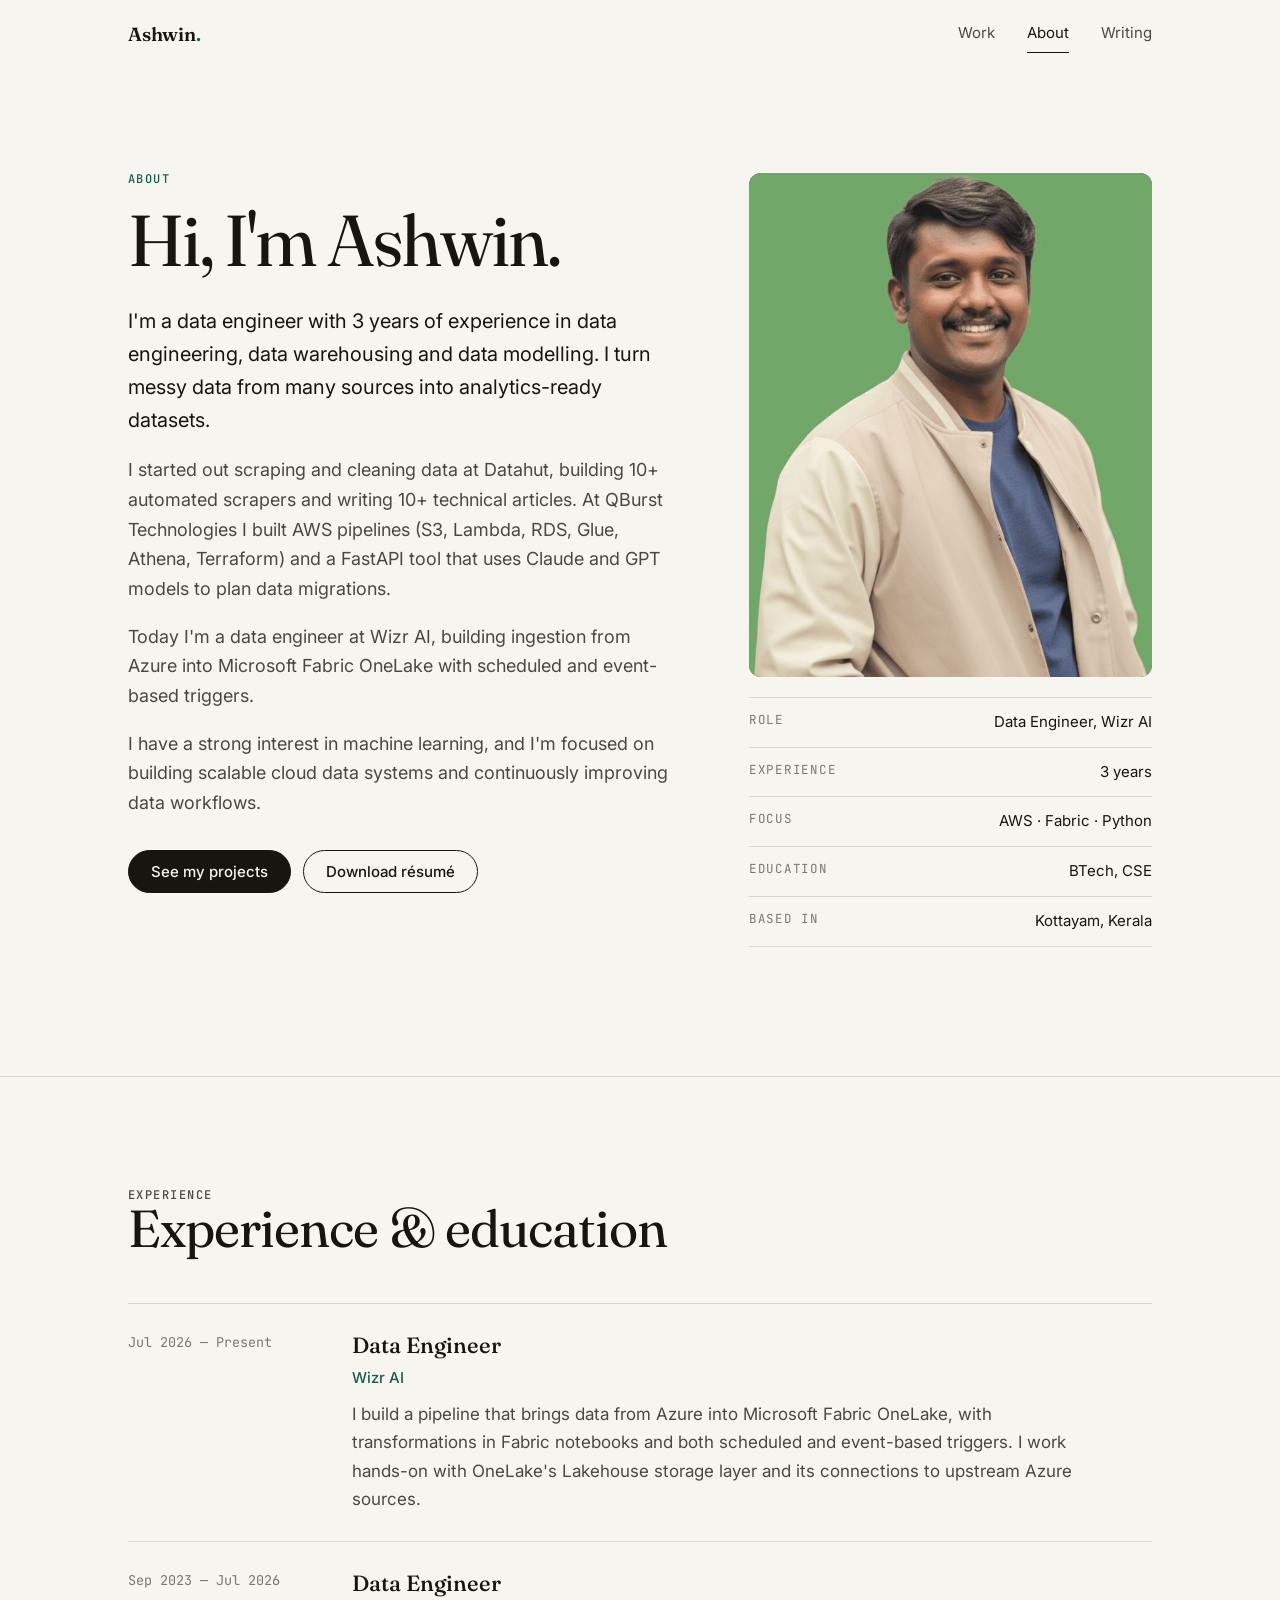
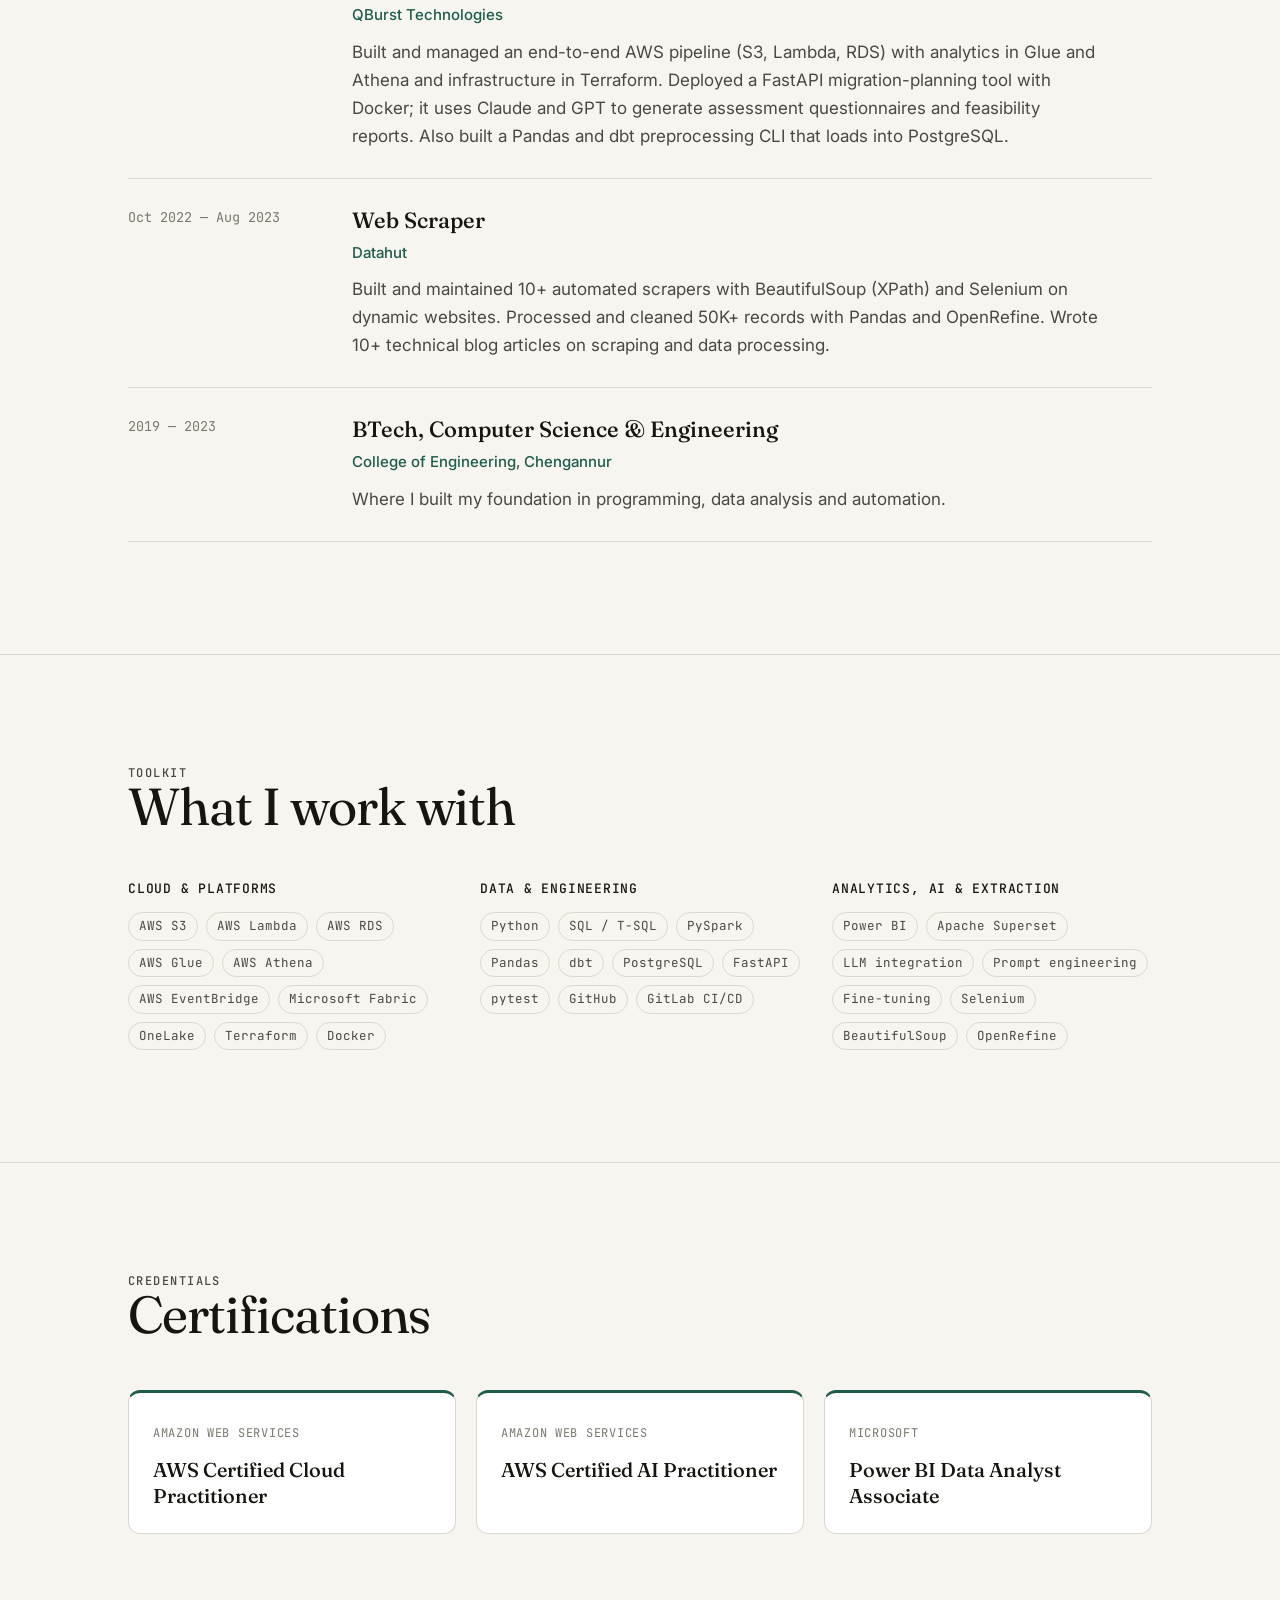
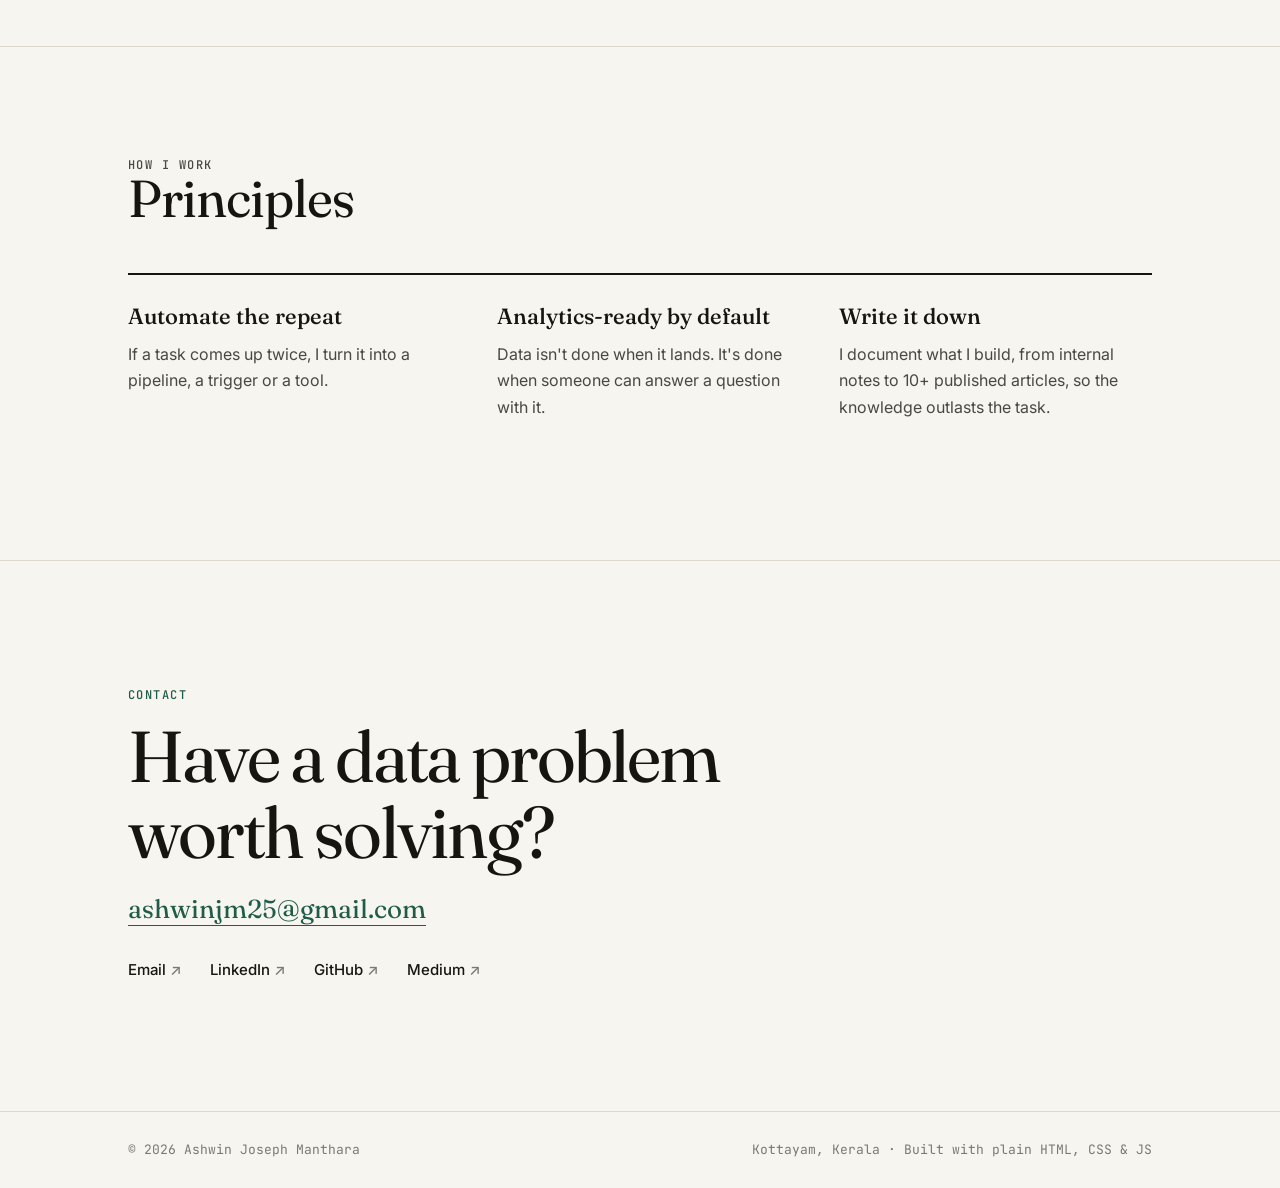
<file: about.html>
<!DOCTYPE html>
<html lang="en">
<head>
<meta charset="utf-8">
<meta name="viewport" content="width=device-width, initial-scale=1">
<title>About · Ashwin Joseph Manthara</title>
<meta name="description" content="About Ashwin Joseph Manthara: data engineer with 3 years of experience across AWS, Microsoft Fabric and Python.">
<meta property="og:title" content="About · Ashwin Joseph Manthara">
<meta property="og:description" content="About Ashwin Joseph Manthara: data engineer with 3 years of experience across AWS, Microsoft Fabric and Python.">
<meta property="og:type" content="website">
<meta property="og:image" content="https://ashwin-jm.github.io/assets/img/og.jpg">
<meta name="twitter:card" content="summary_large_image">
<link rel="icon" href="assets/img/favicon.svg" type="image/svg+xml">
<link rel="preconnect" href="https://fonts.googleapis.com">
<link rel="preconnect" href="https://fonts.gstatic.com" crossorigin>
<link href="https://fonts.googleapis.com/css2?family=Fraunces:ital,opsz,wght@0,9..144,400;0,9..144,500;0,9..144,600;1,9..144,400&family=Inter:wght@400;500;600&family=JetBrains+Mono:wght@400;500&display=swap" rel="stylesheet">
<link rel="stylesheet" href="assets/css/style.css">
</head>
<body>
<header class="site-header">
  <div class="wrap">
    <a class="brand" href="index.html">Ashwin<span>.</span></a>
    <button class="nav-toggle" aria-label="Menu" aria-expanded="false"><svg width="22" height="22" viewBox="0 0 24 24" fill="none" stroke="currentColor" stroke-width="1.8"><path d="M3 7h18M3 12h18M3 17h18"/></svg></button>
    <nav class="nav">
      <a href="index.html">Work</a>
      <a href="about.html" aria-current="page">About</a>
      <a href="blog.html">Writing</a>
    </nav>
  </div>
</header>

<main>
<section class="section" style="padding-top:clamp(56px,9vw,104px)">
  <div class="wrap about-intro">
    <div>
      <p class="eyebrow">About</p>
      <h1>Hi, I'm Ashwin.</h1>
      <div class="prose">
        <p>I'm a data engineer with 3 years of experience in data engineering, data warehousing and data modelling. I turn messy data from many sources into analytics-ready datasets.</p>
        <p>I started out scraping and cleaning data at Datahut, building 10+ automated scrapers and writing 10+ technical articles. At QBurst Technologies I built AWS pipelines (S3, Lambda, RDS, Glue, Athena, Terraform) and a FastAPI tool that uses Claude and GPT models to plan data migrations.</p>
        <p>Today I'm a data engineer at Wizr AI, building ingestion from Azure into Microsoft Fabric OneLake with scheduled and event-based triggers.</p>
        <p>I have a strong interest in machine learning, and I'm focused on building scalable cloud data systems and continuously improving data workflows.</p>
      </div>
      <div class="actions" style="margin-top:32px">
        <a class="btn btn-primary" href="index.html#projects">See my projects</a>
        <a class="btn btn-ghost" data-resume href="#" target="_blank" rel="noopener">Download résumé</a>
      </div>
    </div>
    <aside class="side">
      <div class="avatar" data-avatar></div>
      <dl class="card-facts">
        <div><dt>Role</dt><dd>Data Engineer, Wizr AI</dd></div>
        <div><dt>Experience</dt><dd>3 years</dd></div>
        <div><dt>Focus</dt><dd>AWS · Fabric · Python</dd></div>
        <div><dt>Education</dt><dd>BTech, CSE</dd></div>
        <div><dt>Based in</dt><dd>Kottayam, Kerala</dd></div>
      </dl>
    </aside>
  </div>
</section>

<section class="section">
  <div class="wrap">
    <div class="section-head"><div><p class="eyebrow">Experience</p><h2>Experience &amp; education</h2></div></div>
    <ol class="timeline">
      <li>
        <div class="when">Jul 2026 — Present</div>
        <div>
          <h3>Data Engineer</h3>
          <p class="org">Wizr AI</p>
          <p>I build a pipeline that brings data from Azure into Microsoft Fabric OneLake, with transformations in Fabric notebooks and both scheduled and event-based triggers. I work hands-on with OneLake's Lakehouse storage layer and its connections to upstream Azure sources.</p>
        </div>
      </li>
      <li>
        <div class="when">Sep 2023 — Jul 2026</div>
        <div>
          <h3>Data Engineer</h3>
          <p class="org">QBurst Technologies</p>
          <p>Built and managed an end-to-end AWS pipeline (S3, Lambda, RDS) with analytics in Glue and Athena and infrastructure in Terraform. Deployed a FastAPI migration-planning tool with Docker; it uses Claude and GPT to generate assessment questionnaires and feasibility reports. Also built a Pandas and dbt preprocessing CLI that loads into PostgreSQL.</p>
        </div>
      </li>
      <li>
        <div class="when">Oct 2022 — Aug 2023</div>
        <div>
          <h3>Web Scraper</h3>
          <p class="org">Datahut</p>
          <p>Built and maintained 10+ automated scrapers with BeautifulSoup (XPath) and Selenium on dynamic websites. Processed and cleaned 50K+ records with Pandas and OpenRefine. Wrote 10+ technical blog articles on scraping and data processing.</p>
        </div>
      </li>
      <li>
        <div class="when">2019 — 2023</div>
        <div>
          <h3>BTech, Computer Science &amp; Engineering</h3>
          <p class="org">College of Engineering, Chengannur</p>
          <p>Where I built my foundation in programming, data analysis and automation.</p>
        </div>
      </li>
    </ol>
  </div>
</section>

<section class="section">
  <div class="wrap">
    <div class="section-head"><div><p class="eyebrow">Toolkit</p><h2>What I work with</h2></div></div>
    <div class="skills">
      <div><h3>Cloud &amp; platforms</h3><ul class="tags"><li>AWS S3</li><li>AWS Lambda</li><li>AWS RDS</li><li>AWS Glue</li><li>AWS Athena</li><li>AWS EventBridge</li><li>Microsoft Fabric</li><li>OneLake</li><li>Terraform</li><li>Docker</li></ul></div>
      <div><h3>Data &amp; engineering</h3><ul class="tags"><li>Python</li><li>SQL / T-SQL</li><li>PySpark</li><li>Pandas</li><li>dbt</li><li>PostgreSQL</li><li>FastAPI</li><li>pytest</li><li>GitHub</li><li>GitLab CI/CD</li></ul></div>
      <div><h3>Analytics, AI &amp; extraction</h3><ul class="tags"><li>Power BI</li><li>Apache Superset</li><li>LLM integration</li><li>Prompt engineering</li><li>Fine-tuning</li><li>Selenium</li><li>BeautifulSoup</li><li>OpenRefine</li></ul></div>
    </div>
  </div>
</section>

<section class="section">
  <div class="wrap">
    <div class="section-head"><div><p class="eyebrow">Credentials</p><h2>Certifications</h2></div></div>
    <div class="certs">
      <div class="cert"><span class="cert-org">Amazon Web Services</span><h3>AWS Certified Cloud Practitioner</h3></div>
      <div class="cert"><span class="cert-org">Amazon Web Services</span><h3>AWS Certified AI Practitioner</h3></div>
      <div class="cert"><span class="cert-org">Microsoft</span><h3>Power BI Data Analyst Associate</h3></div>
    </div>
  </div>
</section>

<section class="section">
  <div class="wrap">
    <div class="section-head"><div><p class="eyebrow">How I work</p><h2>Principles</h2></div></div>
    <div class="principles">
      <div class="principle"><h3>Automate the repeat</h3><p>If a task comes up twice, I turn it into a pipeline, a trigger or a tool.</p></div>
      <div class="principle"><h3>Analytics-ready by default</h3><p>Data isn't done when it lands. It's done when someone can answer a question with it.</p></div>
      <div class="principle"><h3>Write it down</h3><p>I document what I build, from internal notes to 10+ published articles, so the knowledge outlasts the task.</p></div>
    </div>
  </div>
</section>

<section class="contact" id="contact">
  <div class="wrap">
    <p class="eyebrow">Contact</p>
    <h2>Have a data problem worth solving?</h2>
    <a class="mail" data-email href="#"></a>
    <div class="socials" data-socials></div>
  </div>
</section>
</main>
<footer class="site-footer">
  <div class="wrap">
    <span>© <span data-year></span> Ashwin Joseph Manthara</span>
    <span>Kottayam, Kerala · Built with plain HTML, CSS &amp; JS</span>
  </div>
</footer>
<script src="assets/js/config.js"></script>
<script src="assets/js/projects.js"></script>
<script src="assets/js/main.js"></script>
</body>
</html>
</file>
<file: assets/css/style.css>
:root {
  --paper: #f7f5f0;
  --paper-2: #efece4;
  --ink: #16150f;
  --ink-2: #4a4841;
  --ink-3: #7b786f;
  --rule: #dcd8cd;
  --accent: #1f5c4a;       /* deep green */
  --accent-soft: #e2ece6;
  --warm: #b3541e;
  --serif: "Fraunces", Georgia, "Times New Roman", serif;
  --sans: "Inter", system-ui, -apple-system, "Segoe UI", Roboto, sans-serif;
  --mono: "JetBrains Mono", ui-monospace, Consolas, monospace;
  --wrap: 1120px;
  --gutter: clamp(20px, 5vw, 48px);
}

* { box-sizing: border-box; }
[hidden] { display: none !important; }
html { scroll-behavior: smooth; -webkit-text-size-adjust: 100%; }
body {
  margin: 0;
  background: var(--paper);
  color: var(--ink);
  font: 400 17px/1.65 var(--sans);
  -webkit-font-smoothing: antialiased;
}
img { max-width: 100%; display: block; }
a { color: inherit; }
::selection { background: var(--accent); color: var(--paper); }

.wrap { max-width: var(--wrap); margin: 0 auto; padding: 0 var(--gutter); }
.eyebrow {
  font: 500 12px/1 var(--mono);
  letter-spacing: .12em;
  text-transform: uppercase;
  color: var(--accent);
  margin: 0 0 18px;
}

/* ---------- Header ---------- */
.site-header {
  position: sticky; top: 0; z-index: 20;
  background: color-mix(in srgb, var(--paper) 88%, transparent);
  backdrop-filter: blur(10px);
  border-bottom: 1px solid transparent;
  transition: border-color .2s;
}
.site-header .wrap { display: flex; align-items: center; justify-content: space-between; height: 68px; }
.brand { font: 600 19px/1 var(--serif); text-decoration: none; letter-spacing: -.01em; }
.brand span { color: var(--accent); }
.nav { display: flex; gap: 32px; }
.nav a {
  text-decoration: none; font-size: 15px; color: var(--ink-2);
  padding: 6px 0; border-bottom: 1.5px solid transparent;
}
.nav a:hover { color: var(--ink); }
.nav a[aria-current="page"] { color: var(--ink); border-color: var(--ink); }
.nav-toggle { display: none; background: none; border: 0; padding: 8px; cursor: pointer; color: var(--ink); }
.nav-toggle svg { display: block; }

/* ---------- Hero ---------- */
.hero { padding: clamp(56px, 10vw, 120px) 0 clamp(48px, 7vw, 88px); border-bottom: 1px solid var(--rule); }
.hero h1 {
  font: 400 clamp(40px, 7vw, 84px)/1.02 var(--serif);
  letter-spacing: -.03em;
  margin: 0 0 28px;
  max-width: 14ch;
}
.hero h1 em { font-style: italic; color: var(--accent); }
.hero .lede { font-size: clamp(18px, 2vw, 21px); color: var(--ink-2); max-width: 58ch; margin: 0 0 36px; }
.hero-facts {
  display: flex; flex-wrap: wrap; gap: 10px 28px;
  font: 400 13px/1.4 var(--mono); color: var(--ink-3);
  margin-bottom: 36px; padding: 0; list-style: none;
}
.hero-facts li::before { content: "● "; color: var(--accent); font-size: 9px; vertical-align: 2px; }
.actions { display: flex; flex-wrap: wrap; gap: 12px; }
.btn {
  display: inline-flex; align-items: center; gap: 8px;
  padding: 13px 22px; border-radius: 999px;
  font: 500 15px/1 var(--sans); text-decoration: none;
  border: 1.5px solid var(--ink); transition: transform .15s, background .15s, color .15s;
}
.btn:hover { transform: translateY(-1px); }
.btn-primary { background: var(--ink); color: var(--paper); }
.btn-primary:hover { background: var(--accent); border-color: var(--accent); }
.btn-ghost:hover { background: var(--ink); color: var(--paper); }

/* ---------- Sections ---------- */
.section { padding: clamp(64px, 9vw, 112px) 0; border-bottom: 1px solid var(--rule); }
.section-head { display: flex; justify-content: space-between; align-items: end; gap: 24px; margin-bottom: 48px; flex-wrap: wrap; }
.section-head h2 {
  font: 400 clamp(32px, 4.5vw, 52px)/1.05 var(--serif); letter-spacing: -.02em; margin: 0;
}
.section-head p { color: var(--ink-2); max-width: 46ch; margin: 0; }
.link-arrow { font: 500 15px/1 var(--sans); text-decoration: none; border-bottom: 1.5px solid var(--ink); padding-bottom: 4px; white-space: nowrap; }
.link-arrow:hover { color: var(--accent); border-color: var(--accent); }

/* Capabilities strip */
.caps { display: grid; grid-template-columns: repeat(4, 1fr); gap: 0; border-top: 1px solid var(--rule); }
.cap { padding: 28px 24px 8px 0; border-right: 1px solid var(--rule); }
.cap + .cap { padding-left: 24px; }
.cap:last-child { border-right: 0; }
.cap h3 { font: 500 13px/1.3 var(--mono); letter-spacing: .06em; text-transform: uppercase; margin: 0 0 12px; color: var(--ink); }
.cap p { margin: 0; color: var(--ink-2); font-size: 15px; }

/* ---------- Projects ---------- */
.projects { display: grid; gap: 0; }
.project {
  display: grid; grid-template-columns: 72px 1fr; gap: 24px;
  padding: 44px 0; border-top: 1px solid var(--rule);
}
.project:last-child { border-bottom: 1px solid var(--rule); }
.project-index { font: 400 15px/1 var(--mono); color: var(--ink-3); padding-top: 8px; }
.project-meta {
  display: flex; flex-wrap: wrap; gap: 8px 16px; align-items: center;
  font: 400 13px/1.3 var(--mono); color: var(--ink-3); margin-bottom: 10px;
}
.status { padding: 4px 10px; border-radius: 999px; font-size: 11.5px; letter-spacing: .04em; }
.status-done { background: var(--accent-soft); color: var(--accent); }
.status-wip { background: #f5e6d9; color: var(--warm); }
.status-eval { background: var(--paper-2); color: var(--ink-2); }
.project h3 { font: 500 clamp(24px, 3vw, 32px)/1.15 var(--serif); letter-spacing: -.015em; margin: 0 0 14px; }
.project-summary { color: var(--ink-2); max-width: 68ch; margin: 0 0 26px; }

.flow {
  list-style: none; padding: 0; margin: 0 0 24px;
  display: flex; flex-wrap: wrap; gap: 8px 0; align-items: center;
  counter-reset: step;
}
.flow li {
  font: 400 13px/1.2 var(--mono);
  background: #fff; border: 1px solid var(--rule); border-radius: 6px;
  padding: 9px 12px; position: relative;
}
.flow li:not(:last-child) { margin-right: 26px; }
.flow li:not(:last-child)::after {
  content: ""; position: absolute; right: -21px; top: 50%;
  width: 16px; height: 1.5px; background: var(--accent);
}
.flow li:not(:last-child)::before {
  content: ""; position: absolute; right: -22px; top: calc(50% - 3.5px);
  border: 4px solid transparent; border-left: 5px solid var(--accent); border-right: 0;
}
.flow li:last-child { background: var(--ink); color: var(--paper); border-color: var(--ink); }

details { margin: 0 0 22px; }
summary {
  cursor: pointer; list-style: none; display: inline-flex; align-items: center; gap: 10px;
  font: 500 15px/1 var(--sans); padding: 6px 0;
}
summary::-webkit-details-marker { display: none; }
summary::before {
  content: "+"; font: 400 18px/1 var(--mono); width: 22px; height: 22px;
  display: inline-grid; place-items: center; border: 1px solid var(--ink); border-radius: 50%;
  transition: transform .2s;
}
details[open] summary::before { content: "−"; }
.built { margin: 16px 0 0; padding-left: 20px; max-width: 72ch; color: var(--ink-2); }
.built li { margin-bottom: 8px; }
.built li::marker { color: var(--accent); }

.tags { list-style: none; padding: 0; margin: 0; display: flex; flex-wrap: wrap; gap: 8px; }
.tags li { font: 400 12.5px/1 var(--mono); color: var(--ink-2); border: 1px solid var(--rule); padding: 7px 10px; border-radius: 999px; }
.project-links { margin-top: 18px; display: flex; gap: 20px; }
.project-links a { font-weight: 500; }

/* ---------- Blog ---------- */
.posts { display: grid; grid-template-columns: repeat(3, 1fr); gap: 40px 28px; }
.post { text-decoration: none; display: flex; flex-direction: column; gap: 18px; }
.post-cover {
  aspect-ratio: 16 / 10; border-radius: 10px; overflow: hidden;
  background: linear-gradient(135deg, var(--accent) 0%, #2d7a63 55%, #c7d9cf 100%);
  display: grid; place-items: center;
}
.post-cover img { width: 100%; height: 100%; object-fit: cover; transition: transform .5s ease; }
.post:hover .post-cover img { transform: scale(1.04); }
.cover-fallback { font: 400 64px/1 var(--serif); color: rgba(255,255,255,.85); font-style: italic; }
.post time { font: 400 12.5px/1 var(--mono); color: var(--ink-3); }
.post h3 { font: 500 21px/1.25 var(--serif); margin: 8px 0 10px; letter-spacing: -.01em; }
.post:hover h3 { color: var(--accent); }
.post .read { font-size: 14px; color: var(--ink-2); }

.post.skeleton .post-cover { background: var(--paper-2); animation: pulse 1.4s ease-in-out infinite; }
.post.skeleton .post-text span { display: block; height: 14px; background: var(--paper-2); border-radius: 4px; margin-bottom: 10px; animation: pulse 1.4s infinite; }
.post.skeleton .post-text span:last-child { width: 60%; }
@keyframes pulse { 50% { opacity: .5; } }

.empty {
  grid-column: 1 / -1; padding: 56px 40px; border: 1px dashed var(--rule); border-radius: 12px;
  text-align: center; color: var(--ink-2); background: #fff;
}
.empty-title { font: 400 28px/1.2 var(--serif); color: var(--ink); margin: 0 0 10px; }
.empty p { margin: 0 auto; max-width: 52ch; }

/* ---------- About page ---------- */
.about-intro { display: grid; grid-template-columns: 1.35fr 1fr; gap: clamp(32px, 6vw, 88px); align-items: start; }
.about-intro h1 { font: 400 clamp(40px, 6vw, 72px)/1.03 var(--serif); letter-spacing: -.03em; margin: 0 0 28px; }
.about-intro .prose p { color: var(--ink-2); font-size: 18px; margin: 0 0 18px; }
.about-intro .prose p:first-child { color: var(--ink); font-size: 20px; }
.avatar {
  aspect-ratio: 4 / 5; border-radius: 12px; overflow: hidden;
  background: var(--accent); color: var(--paper);
  display: grid; place-items: center;
  font: 400 clamp(72px, 10vw, 128px)/1 var(--serif); font-style: italic; letter-spacing: -.04em;
}
.avatar img { width: 100%; height: 100%; object-fit: cover; }
.card-facts { margin-top: 20px; border-top: 1px solid var(--rule); }
.card-facts div { display: flex; justify-content: space-between; gap: 16px; padding: 12px 0; border-bottom: 1px solid var(--rule); font-size: 15px; }
.card-facts dt { font: 400 12.5px/1.6 var(--mono); color: var(--ink-3); text-transform: uppercase; letter-spacing: .06em; }
.card-facts dd { margin: 0; text-align: right; }

.timeline { list-style: none; padding: 0; margin: 0; }
.timeline li { display: grid; grid-template-columns: 200px 1fr; gap: 24px; padding: 28px 0; border-top: 1px solid var(--rule); }
.timeline li:last-child { border-bottom: 1px solid var(--rule); }
.timeline .when { font: 400 13.5px/1.6 var(--mono); color: var(--ink-3); }
.timeline h3 { font: 500 22px/1.25 var(--serif); margin: 0 0 6px; }
.timeline .org { color: var(--accent); font-weight: 500; font-size: 15px; margin: 0 0 10px; }
.timeline p { margin: 0; color: var(--ink-2); max-width: 68ch; }

.skills { display: grid; grid-template-columns: repeat(3, 1fr); gap: 32px; }
.skills h3 { font: 500 13px/1.3 var(--mono); letter-spacing: .06em; text-transform: uppercase; margin: 0 0 14px; }

.principles { display: grid; grid-template-columns: repeat(3, 1fr); gap: 0; }
.principle { padding: 28px 28px 28px 0; border-top: 2px solid var(--ink); }
.principle + .principle { padding-left: 28px; }
.principle h3 { font: 500 22px/1.25 var(--serif); margin: 0 0 10px; }
.principle p { margin: 0; color: var(--ink-2); font-size: 16px; }

/* ---------- Page header (inner pages) ---------- */
.page-head { padding: clamp(56px, 9vw, 104px) 0 clamp(40px, 6vw, 64px); border-bottom: 1px solid var(--rule); }
.page-head h1 { font: 400 clamp(44px, 7vw, 84px)/1.02 var(--serif); letter-spacing: -.03em; margin: 0 0 20px; }
.page-head p { color: var(--ink-2); font-size: 19px; max-width: 56ch; margin: 0 0 28px; }

/* ---------- Contact / Footer ---------- */
.contact { padding: clamp(72px, 10vw, 128px) 0; text-align: left; }
.contact h2 { font: 400 clamp(36px, 6vw, 72px)/1.05 var(--serif); letter-spacing: -.03em; margin: 0 0 24px; max-width: 16ch; }
.contact .mail { font: 400 clamp(18px, 2.4vw, 26px)/1.2 var(--serif); color: var(--accent); text-decoration: none; border-bottom: 1.5px solid currentColor; word-break: break-all; }
.socials { display: flex; flex-wrap: wrap; gap: 12px 28px; margin-top: 32px; }
.socials a { text-decoration: none; font-weight: 500; font-size: 15px; display: inline-flex; gap: 4px; }
.socials a span { color: var(--ink-3); transition: transform .15s; }
.socials a:hover span { transform: translate(2px, -2px); color: var(--accent); }

.site-footer { border-top: 1px solid var(--rule); padding: 28px 0; font: 400 13px/1.5 var(--mono); color: var(--ink-3); }
.site-footer .wrap { display: flex; justify-content: space-between; gap: 16px; flex-wrap: wrap; }

/* ---------- Motion ---------- */
.reveal { opacity: 0; transform: translateY(14px); transition: opacity .6s ease, transform .6s ease; }
.reveal.in { opacity: 1; transform: none; }
@media (prefers-reduced-motion: reduce) {
  html { scroll-behavior: auto; }
  .reveal { opacity: 1; transform: none; transition: none; }
  * { animation: none !important; }
}

/* ---------- Responsive ---------- */
@media (max-width: 900px) {
  .caps { grid-template-columns: 1fr 1fr; }
  .cap:nth-child(2) { border-right: 0; }
  .cap:nth-child(3) { padding-left: 0; }
  .posts { grid-template-columns: 1fr 1fr; }
  .about-intro { grid-template-columns: 1fr; }
  .about-intro .side { max-width: 420px; }
  .skills, .principles { grid-template-columns: 1fr; }
  .principle + .principle { padding-left: 0; }
}
@media (max-width: 640px) {
  body { font-size: 16px; }
  .nav-toggle { display: block; }
  .nav {
    position: absolute; top: 68px; left: 0; right: 0;
    flex-direction: column; gap: 0; background: var(--paper);
    border-bottom: 1px solid var(--rule); padding: 8px var(--gutter) 16px;
    display: none;
  }
  .nav-open .nav { display: flex; }
  .nav a { padding: 14px 0; border-bottom: 1px solid var(--rule); }
  .nav a[aria-current="page"] { border-color: var(--rule); color: var(--accent); }
  .caps { grid-template-columns: 1fr; }
  .cap, .cap + .cap { padding: 22px 0; border-right: 0; border-bottom: 1px solid var(--rule); }
  .project { grid-template-columns: 1fr; gap: 8px; padding: 36px 0; }
  .posts { grid-template-columns: 1fr; }
  .timeline li { grid-template-columns: 1fr; gap: 6px; }
  .flow li { font-size: 12px; padding: 8px 10px; }
}

/* Certifications */
.certs { display: grid; grid-template-columns: repeat(3, 1fr); gap: 20px; }
.cert { background: #fff; border: 1px solid var(--rule); border-radius: 12px; padding: 24px; border-top: 3px solid var(--accent); }
.cert-org { font: 400 12px/1 var(--mono); color: var(--ink-3); text-transform: uppercase; letter-spacing: .06em; }
.cert h3 { font: 500 20px/1.3 var(--serif); margin: 12px 0 0; }
@media (max-width: 900px) { .certs { grid-template-columns: 1fr; } }

/* ---------- Currently building ---------- */
.now-section { padding: clamp(40px, 6vw, 64px) 0; border-bottom: 1px solid var(--rule); }
.now-card {
  display: grid; grid-template-columns: 1.4fr 1fr; gap: clamp(24px, 4vw, 56px);
  background: #fff; border: 1px solid var(--rule); border-radius: 16px;
  padding: clamp(24px, 4vw, 40px);
}
.now-head { display: flex; flex-wrap: wrap; align-items: center; gap: 10px 14px; font: 500 12px/1 var(--mono); letter-spacing: .1em; text-transform: uppercase; color: var(--accent); }
.now-head time { color: var(--ink-3); letter-spacing: .04em; text-transform: none; font-weight: 400; }
.live-dot { width: 9px; height: 9px; border-radius: 50%; background: var(--accent); box-shadow: 0 0 0 0 rgba(31,92,74,.5); animation: live 2s infinite; }
@keyframes live { 70% { box-shadow: 0 0 0 9px rgba(31,92,74,0); } 100% { box-shadow: 0 0 0 0 rgba(31,92,74,0); } }
.now-main h3 { font: 500 clamp(22px, 2.6vw, 30px)/1.2 var(--serif); letter-spacing: -.015em; margin: 16px 0 12px; }
.now-main p { color: var(--ink-2); margin: 0 0 20px; max-width: 60ch; }
.now-learning { display: flex; flex-wrap: wrap; align-items: center; gap: 10px 14px; margin-bottom: 22px; }
.now-learning > span { font: 400 12.5px/1 var(--mono); color: var(--ink-3); }
.btn-small { padding: 10px 16px; font-size: 14px; }
.progress-label { display: flex; justify-content: space-between; font: 400 12.5px/1 var(--mono); color: var(--ink-3); margin-bottom: 10px; }
.progress { height: 6px; background: var(--paper-2); border-radius: 999px; overflow: hidden; margin-bottom: 22px; }
.progress span { display: block; height: 100%; background: var(--accent); border-radius: inherit; min-width: 6px; }
.milestones { list-style: none; padding: 0; margin: 0; }
.milestones li { display: flex; align-items: center; gap: 12px; padding: 11px 0; border-top: 1px solid var(--rule); font-size: 15px; }
.milestones li em { margin-left: auto; font: normal 400 11.5px/1 var(--mono); color: var(--ink-3); white-space: nowrap; }
.ms-mark { width: 14px; height: 14px; border-radius: 50%; border: 1.5px solid var(--rule); flex: none; }
.ms-done .ms-mark { background: var(--accent); border-color: var(--accent); }
.ms-done { color: var(--ink-3); }
.ms-active .ms-mark { border-color: var(--accent); background: radial-gradient(circle, var(--accent) 38%, transparent 42%); }
.ms-active em { color: var(--accent) !important; }

/* ---------- Project extras ---------- */
.is-featured .project-index { color: var(--accent); }
.status-flag { background: var(--ink); color: var(--paper); }
.metrics { display: flex; flex-wrap: wrap; gap: 0; margin: 0 0 24px; border: 1px solid var(--rule); border-radius: 10px; background: #fff; width: fit-content; max-width: 100%; }
.metrics div { padding: 14px 22px; border-right: 1px solid var(--rule); }
.metrics div:last-child { border-right: 0; }
.metrics dd { margin: 0; font: 500 24px/1.1 var(--serif); color: var(--accent); }
.metrics dt { font: 400 11.5px/1.3 var(--mono); color: var(--ink-3); text-transform: uppercase; letter-spacing: .05em; margin-top: 4px; order: 2; }
.metrics div { display: flex; flex-direction: column-reverse; }
.writeups { display: flex; flex-wrap: wrap; gap: 8px 18px; align-items: baseline; margin-top: 18px; font-size: 15px; }
.writeups span { font: 400 12.5px/1 var(--mono); color: var(--ink-3); }
.writeups a { text-underline-offset: 3px; }
.writeups a:hover { color: var(--accent); }
.project-actions { display: flex; flex-wrap: wrap; gap: 10px; margin-top: 20px; }

/* ---------- Blog filters ---------- */
.filters { display: flex; flex-wrap: wrap; gap: 8px; margin-bottom: 36px; }
.chip { font: 400 13px/1 var(--mono); background: transparent; border: 1px solid var(--rule); border-radius: 999px; padding: 9px 14px; cursor: pointer; color: var(--ink-2); text-transform: capitalize; }
.chip:hover { border-color: var(--ink); color: var(--ink); }
.chip.is-on { background: var(--ink); border-color: var(--ink); color: var(--paper); }

@media (max-width: 900px) { .now-card { grid-template-columns: 1fr; } }
@media (max-width: 640px) { .metrics div { padding: 12px 16px; } .metrics dd { font-size: 20px; } }

/* ---------- Hero photo ---------- */
.hero-grid { display: grid; grid-template-columns: 1fr minmax(260px, 380px); gap: clamp(32px, 6vw, 80px); align-items: center; }
.hero-photo { aspect-ratio: 1 / 1; border-radius: 20px; background: #6ea868; }
.avatar img { object-position: center 20%; }
@media (max-width: 900px) {
  .hero-grid { grid-template-columns: 1fr; }
  .hero-photo { order: -1; width: 132px; border-radius: 50%; }
}
</file>
